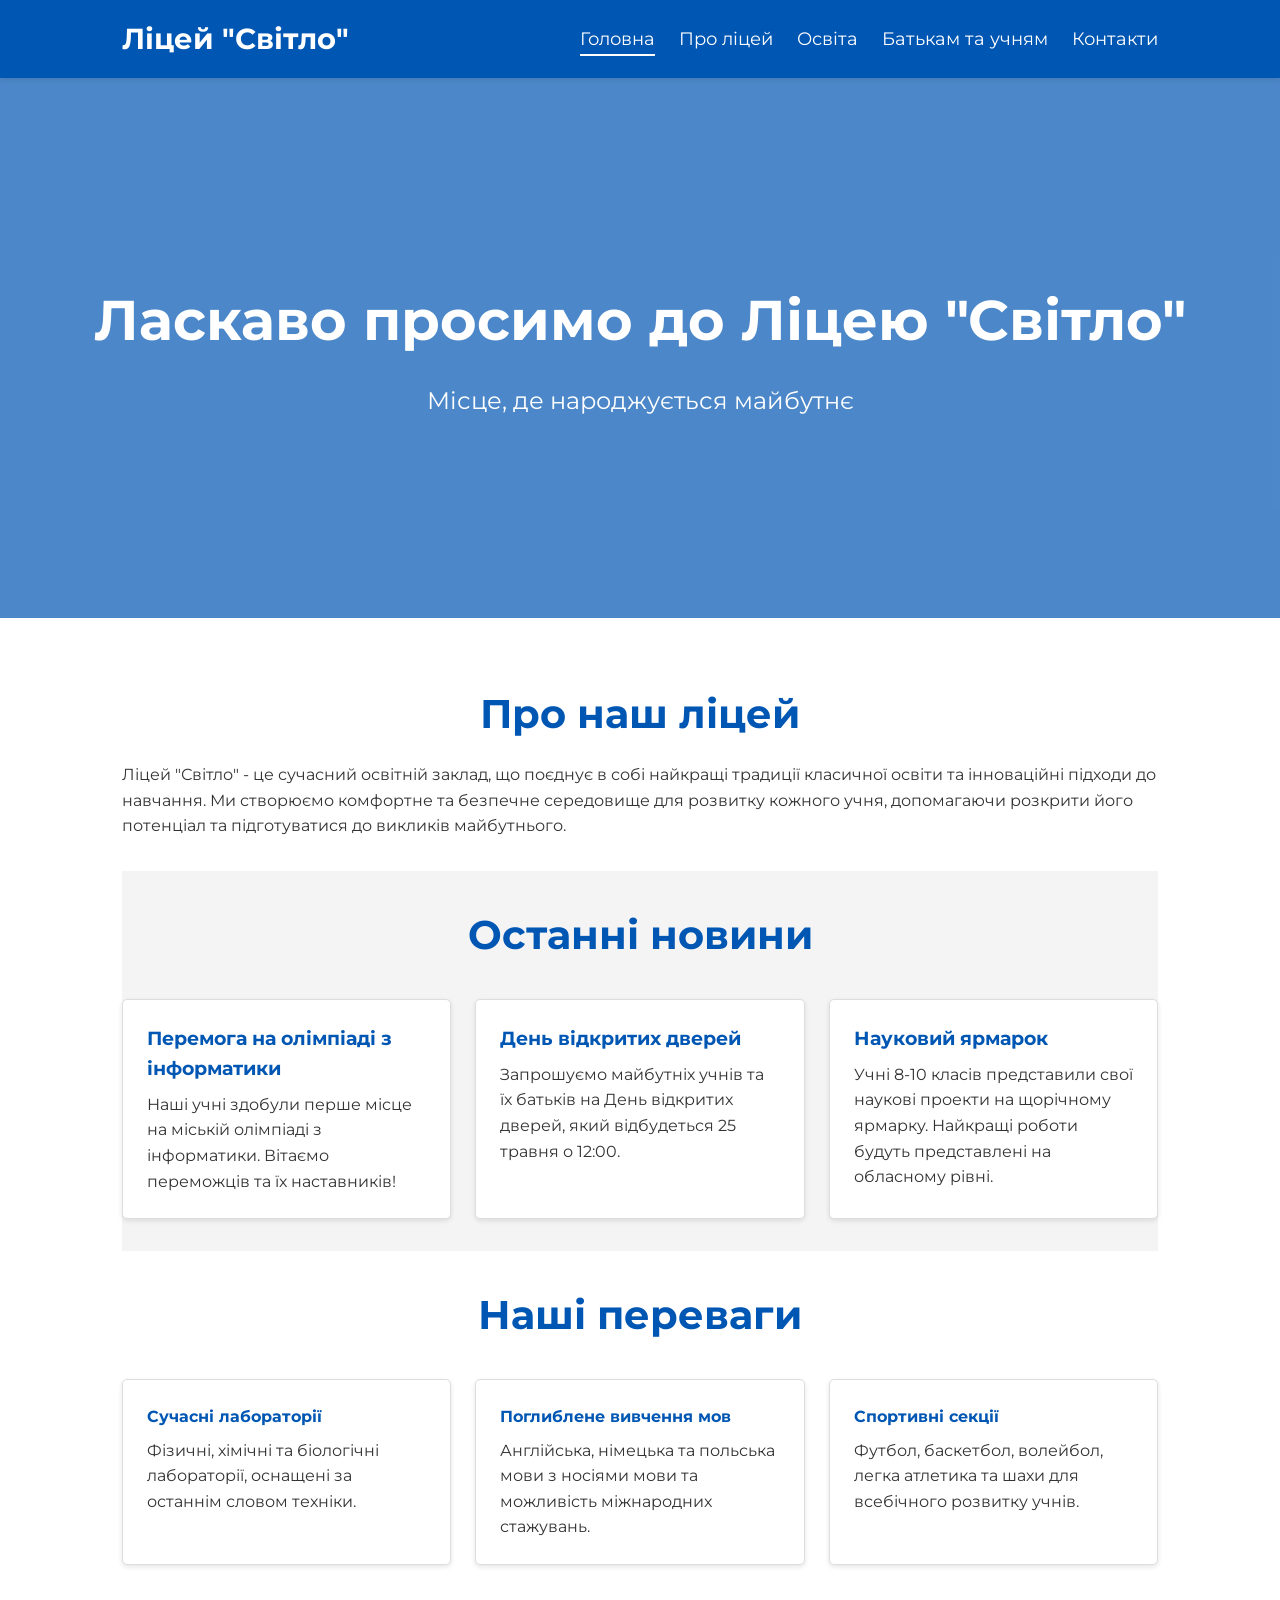
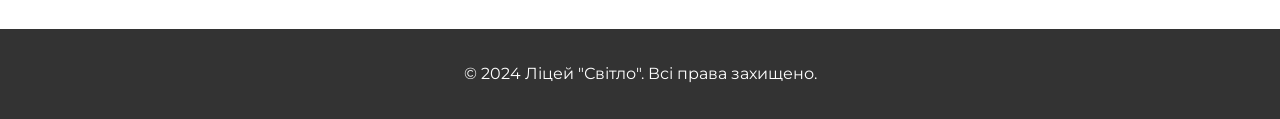
<file: index.html>
<!DOCTYPE html>
<html lang="uk">
<head>
    <meta charset="UTF-8">
    <meta name="viewport" content="width=device-width, initial-scale=1.0">
    <title>Головна - Ліцей "Світло"</title>
    <link rel="stylesheet" href="style.css">
</head>
<body>
    <header>
        <div class="container">
            <h1>Ліцей "Світло"</h1>
            <nav>
                <ul>
                    <li><a href="index.html" class="active">Головна</a></li>
                    <li><a href="about.html">Про ліцей</a></li>
                    <li><a href="education.html">Освіта</a></li>
                    <li><a href="parents-students.html">Батькам та учням</a></li>
                    <li><a href="contacts.html">Контакти</a></li>
                </ul>
            </nav>
        </div>
    </header>

    <div class="hero">
        <h1>Ласкаво просимо до Ліцею "Світло"</h1>
        <p>Місце, де народжується майбутнє</p>
    </div>

    <main>
        <div class="container">
            <section class="section">
                <h2>Про наш ліцей</h2>
                <p>Ліцей "Світло" - це сучасний освітній заклад, що поєднує в собі найкращі традиції класичної освіти та інноваційні підходи до навчання. Ми створюємо комфортне та безпечне середовище для розвитку кожного учня, допомагаючи розкрити його потенціал та підготуватися до викликів майбутнього.</p>
            </section>

            <section class="section-bg">
                <h2>Останні новини</h2>
                <div class="card-container">
                    <div class="card">
                        <h3>Перемога на олімпіаді з інформатики</h3>
                        <p>Наші учні здобули перше місце на міській олімпіаді з інформатики. Вітаємо переможців та їх наставників!</p>
                    </div>
                    <div class="card">
                        <h3>День відкритих дверей</h3>
                        <p>Запрошуємо майбутніх учнів та їх батьків на День відкритих дверей, який відбудеться 25 травня о 12:00.</p>
                    </div>
                    <div class="card">
                        <h3>Науковий ярмарок</h3>
                        <p>Учні 8-10 класів представили свої наукові проекти на щорічному ярмарку. Найкращі роботи будуть представлені на обласному рівні.</p>
                    </div>
                </div>
            </section>

            <section class="section">
                <h2>Наші переваги</h2>
                 <div class="card-container">
                    <div class="card">
                        <h4>Сучасні лабораторії</h4>
                        <p>Фізичні, хімічні та біологічні лабораторії, оснащені за останнім словом техніки.</p>
                    </div>
                    <div class="card">
                        <h4>Поглиблене вивчення мов</h4>
                        <p>Англійська, німецька та польська мови з носіями мови та можливість міжнародних стажувань.</p>
                    </div>
                    <div class="card">
                        <h4>Спортивні секції</h4>
                        <p>Футбол, баскетбол, волейбол, легка атлетика та шахи для всебічного розвитку учнів.</p>
                    </div>
                </div>
            </section>
        </div>
    </main>

    <footer>
        <p>&copy; 2024 Ліцей "Світло". Всі права захищено.</p>
    </footer>
</body>
</html>
</file>
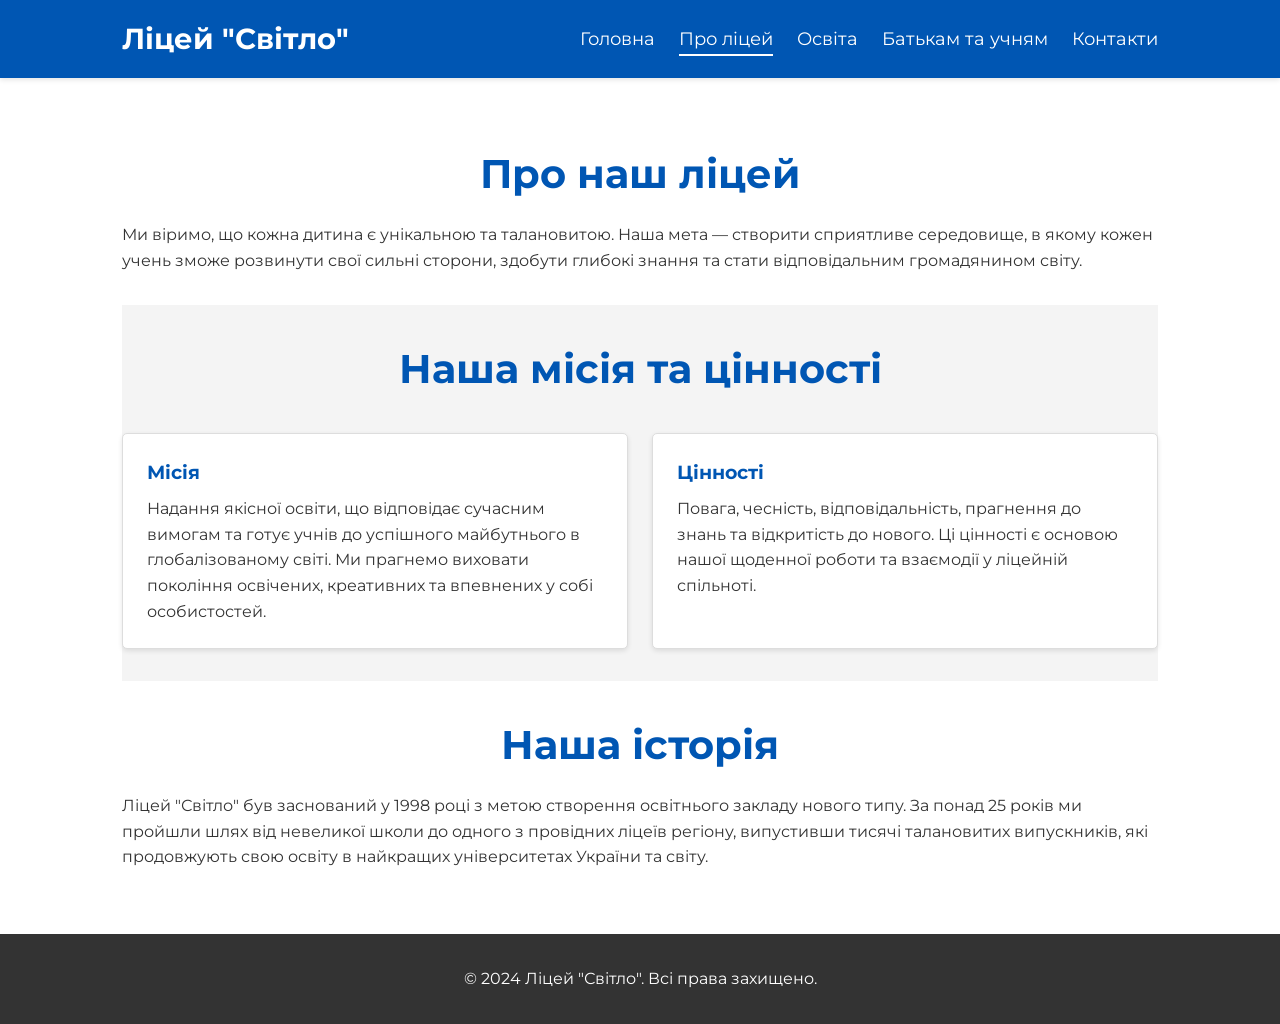
<file: about.html>
<!DOCTYPE html>
<html lang="uk">
<head>
    <meta charset="UTF-8">
    <meta name="viewport" content="width=device-width, initial-scale=1.0">
    <title>Про ліцей - Ліцей "Світло"</title>
    <link rel="stylesheet" href="style.css">
</head>
<body>
    <header>
        <div class="container">
            <h1>Ліцей "Світло"</h1>
            <nav>
                <ul>
                    <li><a href="index.html">Головна</a></li>
                    <li><a href="about.html" class="active">Про ліцей</a></li>
                    <li><a href="education.html">Освіта</a></li>
                    <li><a href="parents-students.html">Батькам та учням</a></li>
                    <li><a href="contacts.html">Контакти</a></li>
                </ul>
            </nav>
        </div>
    </header>

    <main>
        <div class="container">
            <section class="section">
                <h2>Про наш ліцей</h2>
                <p>Ми віримо, що кожна дитина є унікальною та талановитою. Наша мета — створити сприятливе середовище, в якому кожен учень зможе розвинути свої сильні сторони, здобути глибокі знання та стати відповідальним громадянином світу.</p>
            </section>

            <section class="section-bg">
                 <h2>Наша місія та цінності</h2>
                <div class="card-container">
                    <div class="card">
                        <h3>Місія</h3>
                        <p>Надання якісної освіти, що відповідає сучасним вимогам та готує учнів до успішного майбутнього в глобалізованому світі. Ми прагнемо виховати покоління освічених, креативних та впевнених у собі особистостей.</p>
                    </div>
                    <div class="card">
                        <h3>Цінності</h3>
                        <p>Повага, чесність, відповідальність, прагнення до знань та відкритість до нового. Ці цінності є основою нашої щоденної роботи та взаємодії у ліцейній спільноті.</p>
                    </div>
                </div>
            </section>

            <section class="section">
                <h2>Наша історія</h2>
                <p>Ліцей "Світло" був заснований у 1998 році з метою створення освітнього закладу нового типу. За понад 25 років ми пройшли шлях від невеликої школи до одного з провідних ліцеїв регіону, випустивши тисячі талановитих випускників, які продовжують свою освіту в найкращих університетах України та світу.</p>
            </section>
        </div>
    </main>

    <footer>
        <p>&copy; 2024 Ліцей "Світло". Всі права захищено.</p>
    </footer>
</body>
</html>
</file>
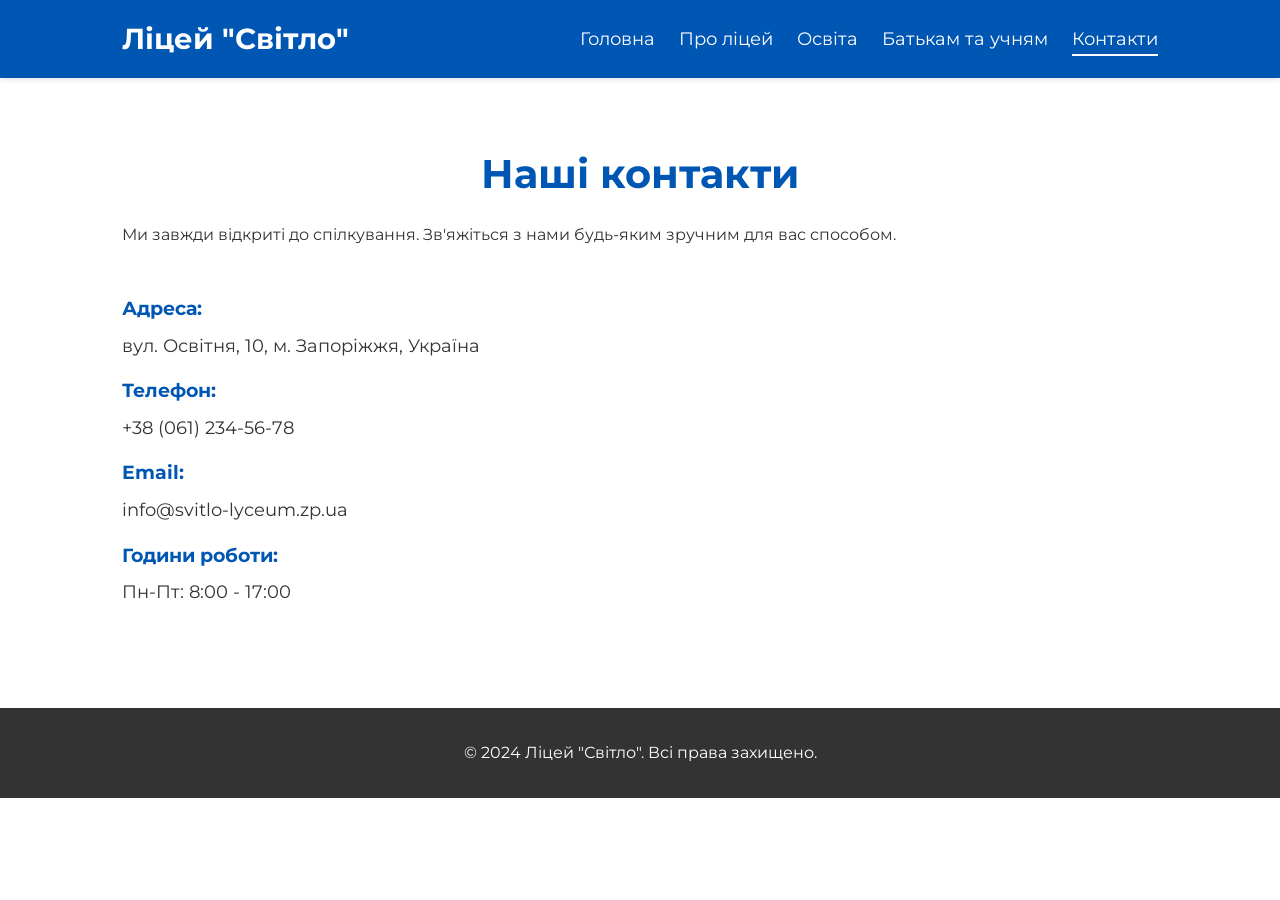
<file: contacts.html>
<!DOCTYPE html>
<html lang="uk">
<head>
    <meta charset="UTF-8">
    <meta name="viewport" content="width=device-width, initial-scale=1.0">
    <title>Контакти - Ліцей "Світло"</title>
    <link rel="stylesheet" href="style.css">
</head>
<body>
    <header>
        <div class="container">
            <h1>Ліцей "Світло"</h1>
            <nav>
                <ul>
                    <li><a href="index.html">Головна</a></li>
                    <li><a href="about.html">Про ліцей</a></li>
                    <li><a href="education.html">Освіта</a></li>
                    <li><a href="parents-students.html">Батькам та учням</a></li>
                    <li><a href="contacts.html" class="active">Контакти</a></li>
                </ul>
            </nav>
        </div>
    </header>

    <main>
        <div class="container">
            <section class="section">
                <h2>Наші контакти</h2>
                <p>Ми завжди відкриті до спілкування. Зв'яжіться з нами будь-яким зручним для вас способом.</p>
                
                <div class="contact-grid">
                    <div class="contact-info">
                        <h3>Адреса:</h3>
                        <p>вул. Освітня, 10, м. Запоріжжя, Україна</p>
                        <h3>Телефон:</h3>
                        <p>+38 (061) 234-56-78</p>
                        <h3>Email:</h3>
                        <p>info@svitlo-lyceum.zp.ua</p>
                        <h3>Години роботи:</h3>
                        <p>Пн-Пт: 8:00 - 17:00</p>
                    </div>
                    <div class="map">
                        <iframe src="https://www.google.com/maps/embed?pb=!1m18!1m12!1m3!1d2685.932646244243!2d35.1164998156317!3d47.8541258791983!2m3!1f0!2f0!3f0!3m2!1i1024!2i768!4f13.1!3m3!1m2!1s0x40dc673a5a755959%3A0x8d15a4e32b4b0870!2z0JbQmiDQoNC-0YHRgdC40Lkg0JLQuNC90L3QtdC90YHRjNC60L7Qs9C-INC_0YDQvtGE0LXRgdGM!5e0!3m2!1suk!2sua!4v1678886543210!5m2!1suk!2sua" allowfullscreen="" loading="lazy" referrerpolicy="no-referrer-when-downgrade"></iframe>
                    </div>
                </div>
            </section>
        </div>
    </main>

    <footer>
        <p>&copy; 2024 Ліцей "Світло". Всі права захищено.</p>
    </footer>
</body>
</html>
</file>
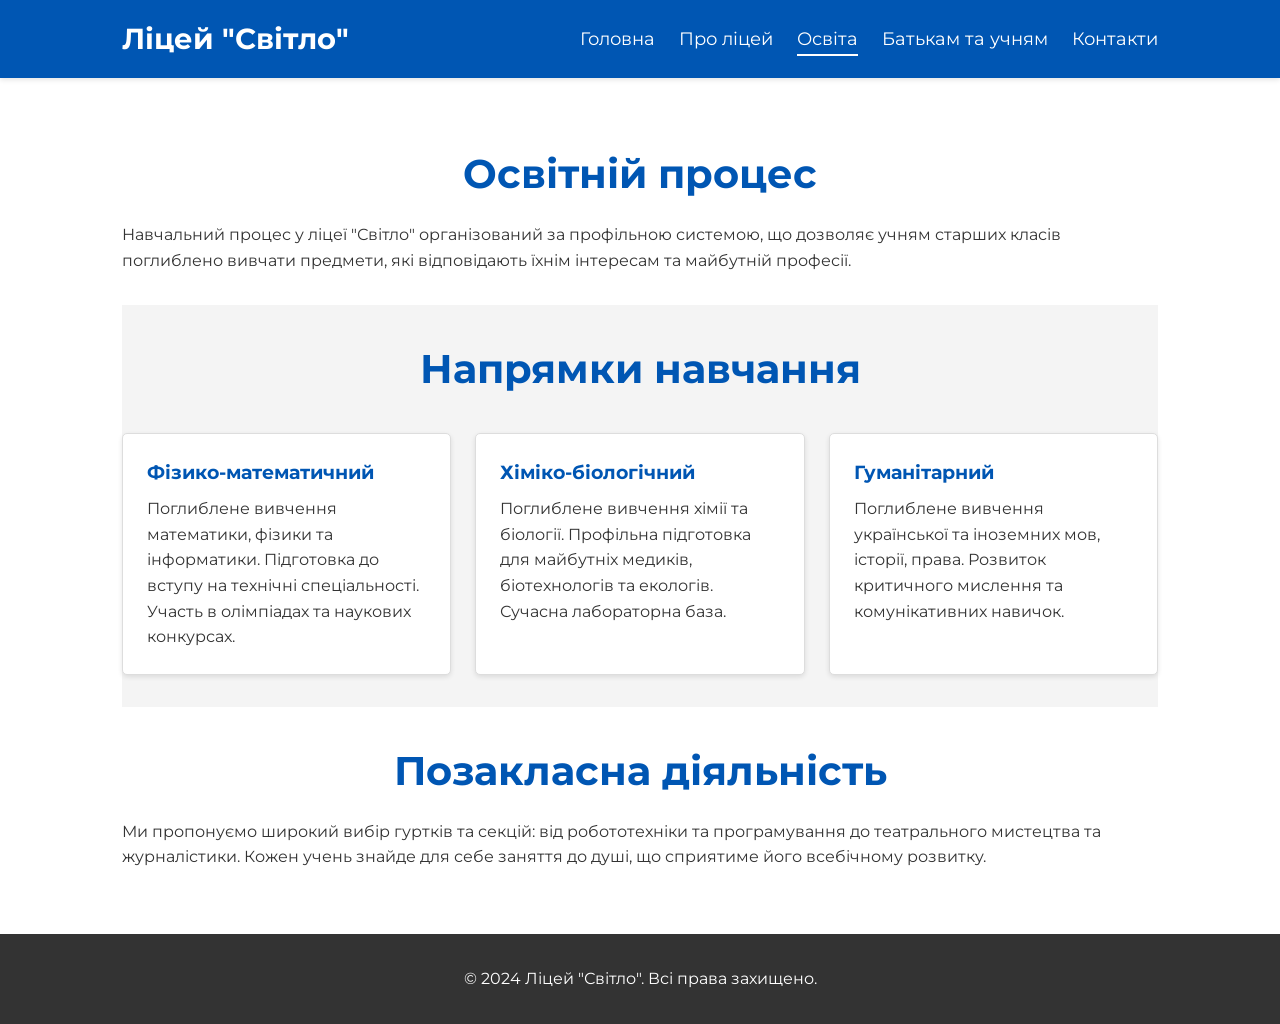
<file: education.html>
<!DOCTYPE html>
<html lang="uk">
<head>
    <meta charset="UTF-8">
    <meta name="viewport" content="width=device-width, initial-scale=1.0">
    <title>Освіта - Ліцей "Світло"</title>
    <link rel="stylesheet" href="style.css">
</head>
<body>
    <header>
        <div class="container">
            <h1>Ліцей "Світло"</h1>
            <nav>
                <ul>
                    <li><a href="index.html">Головна</a></li>
                    <li><a href="about.html">Про ліцей</a></li>
                    <li><a href="education.html" class="active">Освіта</a></li>
                    <li><a href="parents-students.html">Батькам та учням</a></li>
                    <li><a href="contacts.html">Контакти</a></li>
                </ul>
            </nav>
        </div>
    </header>

    <main>
        <div class="container">
            <section class="section">
                <h2>Освітній процес</h2>
                <p>Навчальний процес у ліцеї "Світло" організований за профільною системою, що дозволяє учням старших класів поглиблено вивчати предмети, які відповідають їхнім інтересам та майбутній професії.</p>
            </section>

            <section class="section-bg">
                <h2>Напрямки навчання</h2>
                <div class="card-container">
                    <div class="card">
                        <h3>Фізико-математичний</h3>
                        <p>Поглиблене вивчення математики, фізики та інформатики. Підготовка до вступу на технічні спеціальності. Участь в олімпіадах та наукових конкурсах.</p>
                    </div>
                    <div class="card">
                        <h3>Хіміко-біологічний</h3>
                        <p>Поглиблене вивчення хімії та біології. Профільна підготовка для майбутніх медиків, біотехнологів та екологів. Сучасна лабораторна база.</p>
                    </div>
                    <div class="card">
                        <h3>Гуманітарний</h3>
                        <p>Поглиблене вивчення української та іноземних мов, історії, права. Розвиток критичного мислення та комунікативних навичок.</p>
                    </div>
                </div>
            </section>

             <section class="section">
                <h2>Позакласна діяльність</h2>
                <p>Ми пропонуємо широкий вибір гуртків та секцій: від робототехніки та програмування до театрального мистецтва та журналістики. Кожен учень знайде для себе заняття до душі, що сприятиме його всебічному розвитку.</p>
            </section>
        </div>
    </main>

    <footer>
        <p>&copy; 2024 Ліцей "Світло". Всі права захищено.</p>
    </footer>
</body>
</html>
</file>
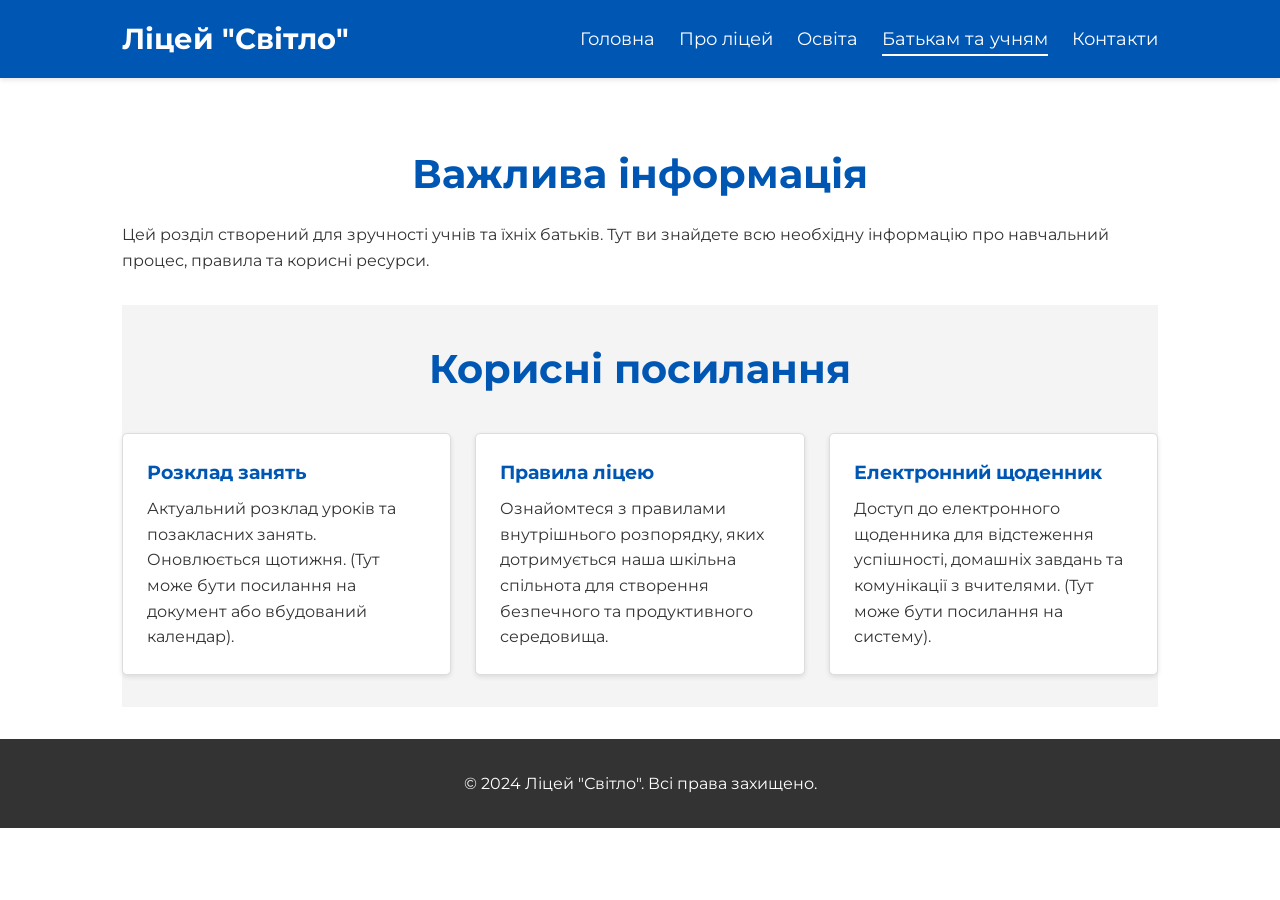
<file: parents-students.html>
<!DOCTYPE html>
<html lang="uk">
<head>
    <meta charset="UTF-8">
    <meta name="viewport" content="width=device-width, initial-scale=1.0">
    <title>Батькам та учням - Ліцей "Світло"</title>
    <link rel="stylesheet" href="style.css">
</head>
<body>
    <header>
        <div class="container">
            <h1>Ліцей "Світло"</h1>
            <nav>
                <ul>
                    <li><a href="index.html">Головна</a></li>
                    <li><a href="about.html">Про ліцей</a></li>
                    <li><a href="education.html">Освіта</a></li>
                    <li><a href="parents-students.html" class="active">Батькам та учням</a></li>
                    <li><a href="contacts.html">Контакти</a></li>
                </ul>
            </nav>
        </div>
    </header>

    <main>
        <div class="container">
            <section class="section">
                <h2>Важлива інформація</h2>
                <p>Цей розділ створений для зручності учнів та їхніх батьків. Тут ви знайдете всю необхідну інформацію про навчальний процес, правила та корисні ресурси.</p>
            </section>

            <section class="section-bg">
                <h2>Корисні посилання</h2>
                <div class="card-container">
                    <div class="card">
                        <h3>Розклад занять</h3>
                        <p>Актуальний розклад уроків та позакласних занять. Оновлюється щотижня. (Тут може бути посилання на документ або вбудований календар).</p>
                    </div>
                    <div class="card">
                        <h3>Правила ліцею</h3>
                        <p>Ознайомтеся з правилами внутрішнього розпорядку, яких дотримується наша шкільна спільнота для створення безпечного та продуктивного середовища.</p>
                    </div>
                    <div class="card">
                        <h3>Електронний щоденник</h3>
                        <p>Доступ до електронного щоденника для відстеження успішності, домашніх завдань та комунікації з вчителями. (Тут може бути посилання на систему).</p>
                    </div>
                </div>
            </section>
        </div>
    </main>

    <footer>
        <p>&copy; 2024 Ліцей "Світло". Всі права захищено.</p>
    </footer>
</body>
</html>
</file>
<file: style.css>
/* Importing Google Font */
@import url('https://fonts.googleapis.com/css2?family=Montserrat:wght@400;700&display=swap');

/* Basic Reset & Body Styles */
:root {
    --primary-color: #0056b3; /* A nice blue */
    --secondary-color: #f4f4f4; /* Light grey background */
    --dark-color: #333;
    --light-color: #fff;
    --font-family: 'Montserrat', sans-serif;
}

* {
    box-sizing: border-box;
    margin: 0;
    padding: 0;
}

body {
    font-family: var(--font-family);
    line-height: 1.6;
    background-color: var(--light-color);
    color: var(--dark-color);
}

.container {
    max-width: 1100px;
    margin: auto;
    overflow: hidden;
    padding: 0 2rem;
}

/* Header & Navigation */
header {
    background: var(--primary-color);
    color: var(--light-color);
    padding: 1rem 0;
    position: sticky;
    top: 0;
    z-index: 1000;
    box-shadow: 0 2px 5px rgba(0,0,0,0.1);
}

header .container {
    display: flex;
    justify-content: space-between;
    align-items: center;
}

header h1 {
    font-size: 1.8rem;
}

header ul {
    list-style: none;
}

header li {
    display: inline;
    margin-left: 20px;
}

header a {
    color: var(--light-color);
    text-decoration: none;
    font-size: 1.1rem;
    padding-bottom: 5px;
    transition: all 0.3s ease;
}

header a:hover, header .active {
    border-bottom: 2px solid var(--light-color);
}

/* Main Content Area */
main {
    padding: 2rem 0;
    min-height: 70vh; /* Ensure footer is not too high */
}

main h2 {
    font-size: 2.5rem;
    margin-bottom: 1rem;
    color: var(--primary-color);
    text-align: center;
}

.section {
    padding: 2rem 0;
}

.section-bg {
    background-color: var(--secondary-color);
    padding: 2rem 0;
}

/* Footer */
footer {
    background: var(--dark-color);
    color: var(--light-color);
    text-align: center;
    padding: 2rem 0;
}

/* Utility Classes & Specific sections */
.hero {
    background: url('https://images.unsplash.com/photo-1523050854058-8df90110c9f1?q=80&w=2070&auto=format&fit=crop') no-repeat center center/cover;
    height: 60vh;
    color: white;
    display: flex;
    flex-direction: column;
    justify-content: center;
    align-items: center;
    text-align: center;
    box-shadow: inset 0 0 0 1000px rgba(0, 86, 179, 0.7); /* Blue overlay */
}

.hero h1 {
    font-size: 3.5rem;
    margin-bottom: 1rem;
}

.hero p {
    font-size: 1.5rem;
}

.card-container {
    display: grid;
    grid-template-columns: repeat(auto-fit, minmax(300px, 1fr));
    gap: 1.5rem;
    margin-top: 2rem;
}

.card {
    background: var(--light-color);
    border: 1px solid #ddd;
    border-radius: 5px;
    padding: 1.5rem;
    box-shadow: 0 2px 5px rgba(0,0,0,0.1);
    transition: transform 0.3s ease, box-shadow 0.3s ease;
}

.card:hover {
    transform: translateY(-5px);
    box-shadow: 0 4px 15px rgba(0,0,0,0.15);
}

.card h3, .card h4 {
    color: var(--primary-color);
    margin-bottom: 0.5rem;
}

/* Contact Page */
.contact-grid {
    display: grid;
    grid-template-columns: 1fr 1fr;
    gap: 2rem;
    align-items: center;
    margin-top: 2rem;
}

.contact-grid iframe {
    width: 100%;
    height: 100%;
    min-height: 350px;
    border: 0;
    border-radius: 5px;
}

.contact-info p {
    margin-bottom: 1rem;
    font-size: 1.1rem;
}
.contact-info h3 {
    color: var(--primary-color);
    margin-bottom: 0.5rem;
}


/* Responsive Design */
@media(max-width: 768px) {
    header .container {
        flex-direction: column;
    }

    header h1 {
        margin-bottom: 1rem;
    }
    
    header nav ul {
      padding-left: 0;
    }

    .hero h1 {
        font-size: 2.5rem;
    }

    .hero p {
        font-size: 1.2rem;
    }

    .contact-grid {
        grid-template-columns: 1fr;
    }
}
</file>
